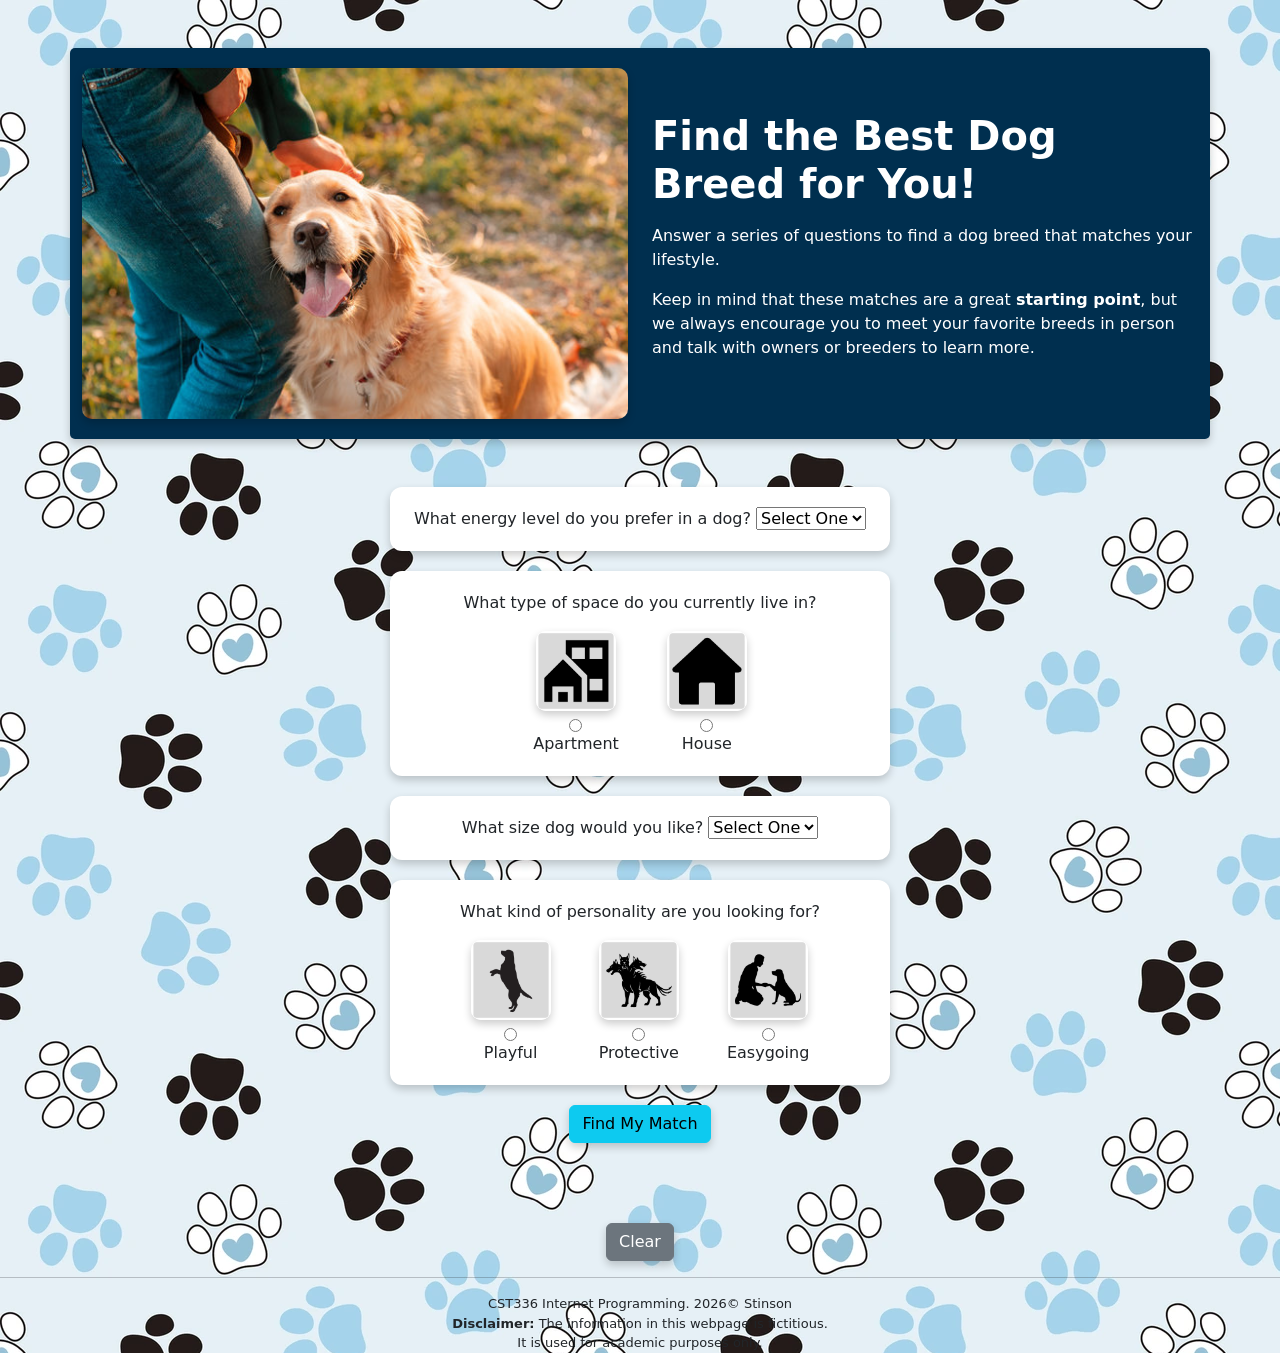
<file: hw3/index.html>
<!DOCTYPE html>
<html lang="en">
    <head>
        <meta charset="UTF-8">
        <title>Which Dog Matches You?</title>
        <link href="css/styles.css" rel="stylesheet">
           <link rel="stylesheet" href="https://cdn.jsdelivr.net/npm/bootstrap@5.3.8/dist/css/bootstrap.min.css" rel="stylesheet" integrity="sha384-sRIl4kxILFvY47J16cr9ZwB07vP4J8+LH7qKQnuqkuIAvNWLzeN8tE5YBujZqJLB" crossorigin="anonymous">
            <script src="https://cdn.jsdelivr.net/npm/bootstrap@5.3.8/dist/js/bootstrap.bundle.min.js" integrity="sha384-FKyoEForCGlyvwx9Hj09JcYn3nv7wiPVlz7YYwJrWVcXK/BmnVDxM+D2scQbITxI" crossorigin="anonymous"></script>
    </head>
    <body style="background-image: url('img/pawprint.webp');">
        <div class="container my-5">
            <div class="row align-items-center">
                <!-- left side -->
                <div class="col-md-6 text-center">
                    <img src="img/dogPhoto.jpg" alt="Dog Hugging Person" class="img-fluid">
                </div>

                <!-- right side -->
                <div class="col-md-6">
                    <h1 class="fw-bold">Find the Best Dog Breed for You!</h1>
                    <p class="mt-3">
                        Answer a series of questions to find a dog breed that matches your lifestyle.
                    </p>
                    <p>
                        Keep in mind that these matches are a great <strong>starting point</strong>, but we always encourage
                        you to meet your favorite breeds in person and talk with owners or breeders to learn more.
                    </p>
                </div>
            </div>
        </div>
            
            
        

        <form id="perfectMatchForm">
            <div class="cardBody">
                <label for="energyLevel">What energy level do you prefer in a dog?</label>
                <select name="energyLevel" id="energyLevel">
                    <option value="">Select One</option>                
                    <option value="high">High</option>
                    <option value="medium">Medium</option>
                    <option value="low">Low</option>
                </select>
            </div>

            <div class="cardBody">
                <p>What type of space do you currently live in?</p>
                <div class="d-flex justify-content-center gap-5 flex-wrap">
                    <label class="option-card">
                        <img src="img/apartment.png" alt="apartment" class="option-img">
                        <input type="radio" id="apartment" name="livingSpace" value="apartment">
                        <div>Apartment</div>
                    </label>
                
                    <label class="option-card">
                        <img src="img/house.png" alt="house" class="option-img">
                        <input type="radio" id="house" name="livingSpace" value="house">
                        <div>House</div>
                </label>
                </div>
            </div>


            <div class="cardBody">
                <label for="size">What size dog would you like?</label>
                <select name="size" id="size">
                    <option value="">Select One</option>
                    <option value="small">Small</option>
                    <option value="medium">Medium</option>
                    <option value="large">Large</option>
                </select>
            </div>

            <div class="cardBody">
                <p>What kind of personality are you looking for?</p>

                <div class="d-flex justify-content-center gap-5 flex-wrap">
                    <label class="option-card">
                        <img src="img/playful.png" alt="playful" class="option-img">
                        <input type="radio" id="playful" name="personality" value="playful">
                        <div>Playful</div>
                    </label>

                    <label class="option-card">
                        <img src="img/protective.png" alt="protective" class="option-img">
                        <input type="radio" id="protective" name="personality" value="protective">
                        <div>Protective</div>
                    </label>
                    
                    <label class="option-card">
                        <img src="img/easygoing.png" alt="easygoing" class="option-img">
                        <input type="radio" id="easygoing" name="personality" value="easygoing">
                        <div>Easygoing</div>
                    </label>
                    
                </div>
            </div>
            <div class="text-center my-3">
                <input id="submit" type="submit" value="Find My Match" class="btn btn-info">
            </div>
            
            <br><br>
            <div id="result" class="resultCard"></div>
            <div class="text-center my-3">
                <input id="reset" type="reset" value="Clear" class="btn btn-secondary">
            </div>
        </form>
        <script src="js/script.js"></script>
        <footer>
            <hr>
            CST336 Internet Programming. 2026&copy; Stinson <br>
            <strong>Disclaimer:</strong> The information in this webpage is fictitious. <br>
            It is used for academic purposes only.
        </footer>
    </body>
</html>
</file>
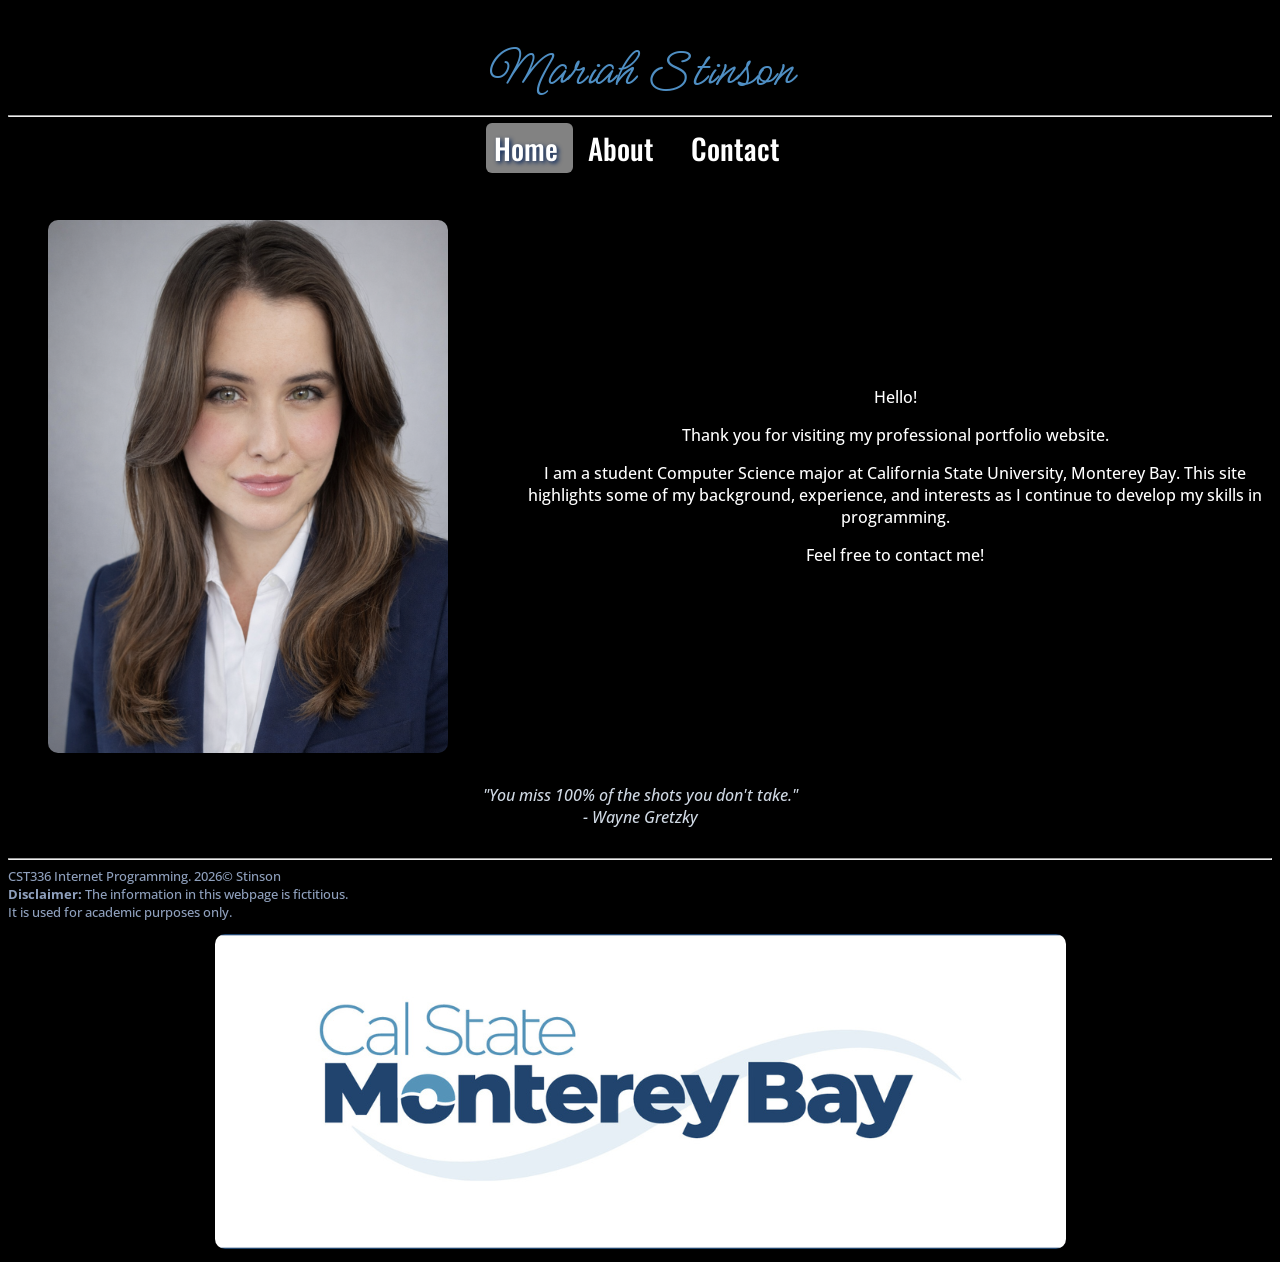
<file: lab1/index.html>
<!DOCTYPE html>
<html lang="en">
    <head>
        <!--setting character set-->
        <meta charset="UTF-8">
        <title> Mariah Stinson: Portfolio </title>
        <link href="css/styles.css" rel="stylesheet">
        <!-- Google Fonts -->
        <link rel="preconnect" href="https://fonts.googleapis.com">
        <link rel="preconnect" href="https://fonts.gstatic.com" crossorigin>
        <!-- Open Sans Font -->
        <link href="https://fonts.googleapis.com/css2?family=Open+Sans:ital,wght@0,300..800;1,300..800&display=swap" rel="stylesheet">
        <!-- Oswald Font -->    
        <link href="https://fonts.googleapis.com/css2?family=Open+Sans:ital,wght@0,300..800;1,300..800&family=Oswald:wght@200..700&display=swap" rel="stylesheet">
        <!-- Meow Script Font -->
        <link href="https://fonts.googleapis.com/css2?family=Meow+Script&display=swap" rel="stylesheet">
    </head>
    <body>
        <header>
            <h1>Mariah Stinson</h1>
        </header>
        <hr>
        <nav>
            <a href="index.html" class="active"> Home </a>
            <a href="about.html"> About </a>
            <a href="contact.html"> Contact </a>
        </nav>
        <main>
            <figure>
                <img id="headshot" src="img/Stinson_Headshot.png" alt="Mariah Stinson's Picture">
            </figure>
            <div>
                Hello! <br>
                <p> Thank you for visiting my professional portfolio website. </p>
                <p> I am a student Computer Science major at California State University, Monterey Bay. 
                    This site highlights some of my background, experience, and interests as I continue to 
                    develop my skills in programming.
                </p>

                <p> Feel free to contact me! </p>
            </div>
        </main>
            <div class="quote">
                <em> "You miss 100% of the shots you don't take." <br>
                - Wayne Gretzky
                </em>
            </div>
        <footer>
            <hr>
            CST336 Internet Programming. 2026&copy; Stinson <br>
            <strong>Disclaimer:</strong> The information in this webpage is fictitious. <br>
            It is used for academic purposes only.
            <figure>
                <img src="img/CSUMB_Logo.png" alt="CSUMB Logo">
            </figure>
        </footer>
    </body>
</html>
</file>
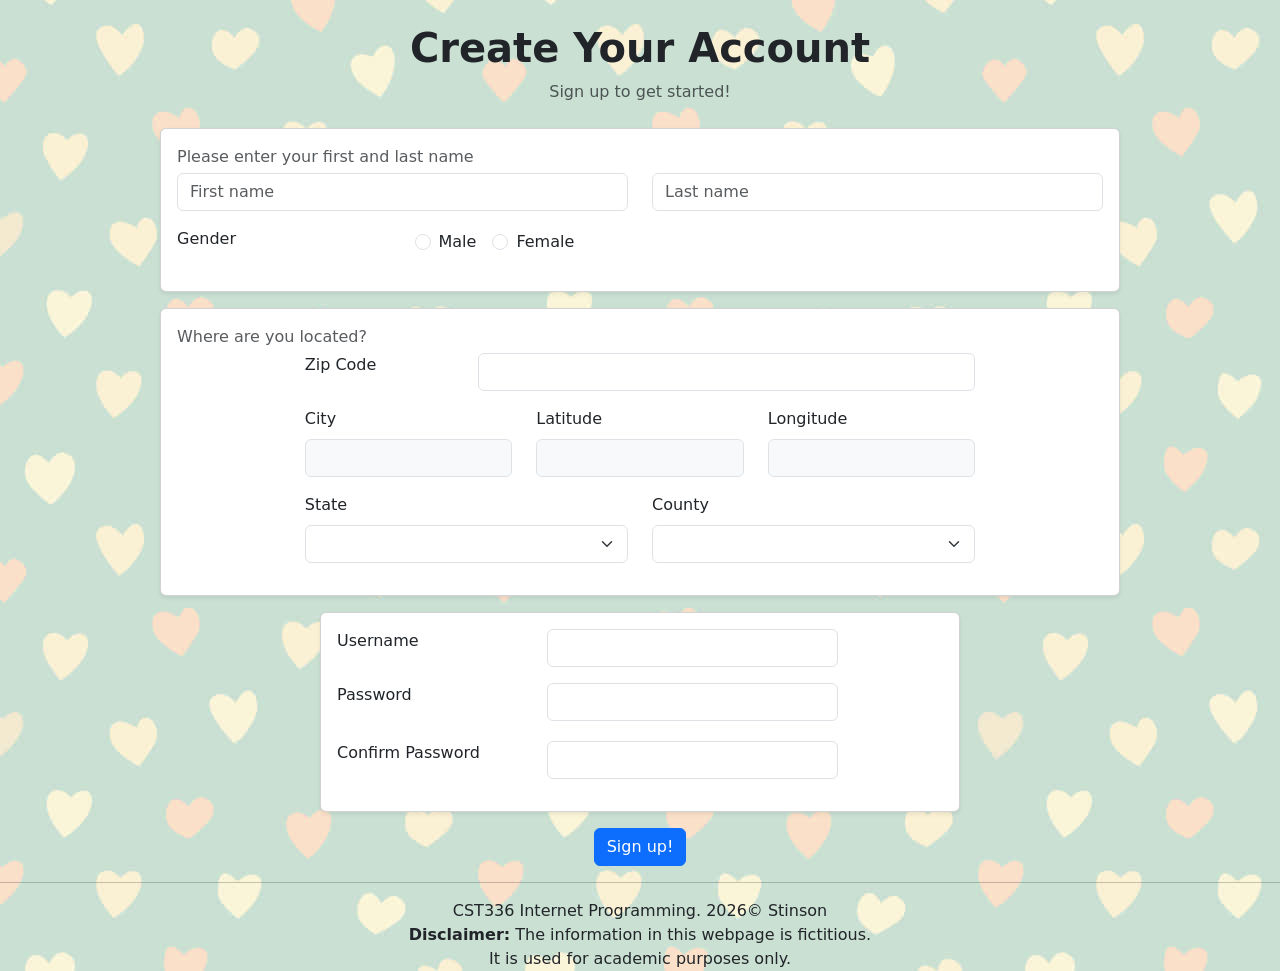
<file: lab3/index.html>
<!DOCTYPE html>
<html>
<head>
   <title> Sign Up Page </title>
   <link rel="stylesheet" href="https://cdn.jsdelivr.net/npm/bootstrap@5.3.8/dist/css/bootstrap.min.css" rel="stylesheet" integrity="sha384-sRIl4kxILFvY47J16cr9ZwB07vP4J8+LH7qKQnuqkuIAvNWLzeN8tE5YBujZqJLB" crossorigin="anonymous">
   <script src="https://cdn.jsdelivr.net/npm/bootstrap@5.3.8/dist/js/bootstrap.bundle.min.js" integrity="sha384-FKyoEForCGlyvwx9Hj09JcYn3nv7wiPVlz7YYwJrWVcXK/BmnVDxM+D2scQbITxI" crossorigin="anonymous"></script>
</head>

<body style="background-image: url('img/hearts-seamless.jpg');">
    <div class="text-center mt-4 mb-4">
        <h1 class="fw-bold"> Create Your Account </h1>
        <p class="text-muted">Sign up to get started!</p>
    </div>
    
    <form id="signupForm" action="welcome.html">

        <!-- Name and Gender Card -->
        <div class="card w-75 mx-auto shadow-sm">
            <div class="card-body">
                <p class="text-muted mb-1">Please enter your first and last name</p>
                <div class="row mb-3">
                    <div class="col">
                        <!-- First Name:<input type="text" name="fName"><br> -->
                        <input type="text" class="form-control" placeholder="First name" aria-label="fName">
                    </div>
                    <div class="col">
                        <!-- Last Name: <input type="text" name="lName"><br> -->
                        <input type="text" class="form-control" placeholder="Last name" aria-label="lName">
                    </div>
                </div>
                
                <div class="row mb-3 align-items-center">
                    <!-- Gender:    
                    <input type="radio" name="gender" value="m">Male<br>
                    <input type="radio" name="gender" value="f">Female<br>	 -->
                    <div class="col-3">
                        <label class="form-label">Gender</label>
                    </div>

                    <div class="col d-flex align-items-center">
                        <div class="form-check me-3">
                            <input class="form-check-input" type="radio" name="gender" id="male" value="m">
                            <label class="form-check-label" for="male">Male</label>
                        </div>

                        <div class="form-check">
                            <input class="form-check-input" type="radio" name="gender" id="female" value="f">
                            <label class="form-check-label" for="female">Female</label>
                        </div>
                    </div>
                </div>
            </div>
        </div>

        <!-- Location Card -->
        <div class="card w-75 mx-auto mt-3 shadow-sm">
            <div class="card-body">
                <p class="text-muted mb-1">Where are you located?</p>
                <div class="row w-75 mx-auto mb-3">
                    <!-- Zip Code:  <input type="text" id="zip" name="zip">
                    <span id="zipError"></span><br>
                    City:   <span id="city"></span> <br>
                    Latitude:  <span id="latitude"></span><br>
                    Longitude: <span id="longitude"></span><br><br> -->
                    <div class="col-3">
                    <label for="zip" class="form-label">Zip Code</label>
                    </div>
                        <div class="col">
                        <input type="text" id="zip" name="zip" class="form-control">
                        <div id="zipError" class="text-danger"></div>
                    </div>
                </div>
                <div class="row w-75 mx-auto mb-3">
                    <div class="col">
                        <label class="form-label">City</label>
                        <input type="text" id="city" class="form-control bg-light" readonly>
                    </div>

                    <div class="col">
                        <label class="form-label">Latitude</label>
                        <input type="text" id="latitude" class="form-control bg-light" readonly>
                    </div>

                    <div class="col">
                        <label class="form-label">Longitude</label>
                        <input type="text" id="longitude" class="form-control bg-light" readonly>
                    </div>
                </div>

                <div class="row mb-3 w-75 mx-auto">
                    <div class="col">
                        <!-- State: <select id="state" name="state"></select> <br> -->
                        <label for="state" class="form-label">State</label>
                        <select id="state" name="state" class="form-select"></select>
                    </div>
                            
                    <div class="col">
                        <!-- Select a County: <select id="county"></select><br> -->
                        <label for="county" class="form-label">County</label>
                        <select id="county" name="county" class="form-select"></select>
                    </div>
                </div>
            </div>
        </div>

        <!-- Username and Password Card -->
        <div class="card w-50 mx-auto shadow-sm mt-3">
            <div class="card-body">
                <div class="row mb-3">
                    <div class="col-4">
                        <!-- Desired Username: 
                        <input type="text" id="username" ><br>
                        <span id="usernameError"></span><br> -->
                        <label for="username" class="form-label">Username</label>
                    </div>
                    <div class="col-6">
                        <input type="text" id="username" class="form-control">
                        <div id="usernameError"></div>
                    </div>
                </div>

                <div class="row mb-3">
                    <div class="col-4">
                        <!-- Password: <input id="password" type="password">
                        <span id="suggestedPwd"></span> <br> -->
                        <label for="password" class="form-label">Password</label>
                    </div>
                    <div class="col-6">
                        <input type="password" id="password" class="form-control">
                        <div id="suggestedPwd" class="form-text"></div>
                    </div>
                </div>
                
                <div class="row mb-3">
                    <div class="col-4">
                        <!-- Type Password Again: <input id="password2" type="password"><br>
                        <span id="passwordError"></span><br> -->
                        <label for="password2" class="form-label">Confirm Password</label>
                    </div>
                    <div class="col-6">
                        <input type="password" id="password2" class="form-control">
                        <div id="passwordError"></div>
                    </div>
                </div>
            </div>
        </div>
        
        <div class="w-75 mx-auto mt-3 text-center">
            <button type="submit" class="btn btn-primary">Sign up!</button>
        </div>
        
        <footer class="mx-auto mt-3 text-center">
            <hr>
            CST336 Internet Programming. 2026&copy; Stinson <br>
            <strong>Disclaimer:</strong> The information in this webpage is fictitious. <br>
            It is used for academic purposes only.
        </footer>
    </form>
    <script src="js/script.js"></script>
</body>
</html>
</file>
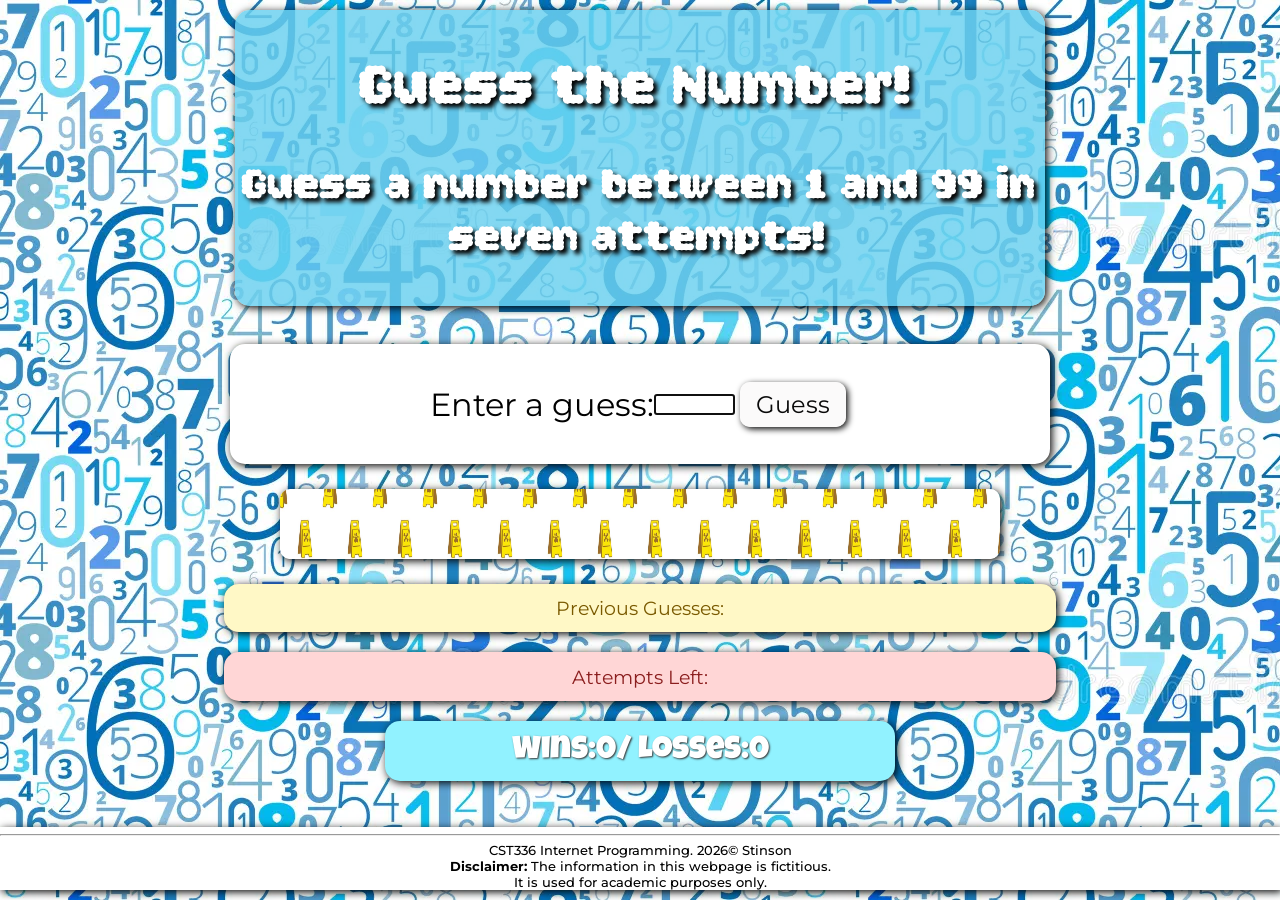
<file: lab2/guess_number/index.html>
<!DOCTYPE html>
<html lang="en">
    <head>
        <title> Guess a Number </title>
        <meta charset="utf-8">
        <link rel="stylesheet" href="js/style.css">

        <link rel="preconnect" href="https://fonts.googleapis.com">
        <link rel="preconnect" href="https://fonts.gstatic.com" crossorigin>
        <link href="https://fonts.googleapis.com/css2?family=Bitcount+Prop+Double:wght@100..900&display=swap" rel="stylesheet">
        <link href="https://fonts.googleapis.com/css2?family=Montserrat:ital,wght@0,100..900;1,100..900&display=swap" rel="stylesheet">
        <link href="https://fonts.googleapis.com/css2?family=Luckiest+Guy&display=swap" rel="stylesheet">
    </head>
    <body>

        <header>
            <h1>Guess the Number!</h1>
            <h2>Guess a number between 1 and 99 in seven attempts!</h2>
        </header>
        <br>
        <div id="main">
          Enter a guess: 
          <!-- this creates a text box -->
          <input type="text" id="playerGuess" size="8"> 
          <!-- this creates a button     -->
          <button class="gameBtn" id="guessBtn"> Guess </button> <br>
          <button class="gameBtn" id="resetBtn"> Reset </button> 
          <br>
        </div>
        <div id="feedback"></div>
        <div id="prevGuess"> Previous Guesses: 
            <span id="guesses"></span>
        </div>
        <div id="attempts"> Attempts Left: 
            <span id="attemptsLeft"></span>
        </div>
        <div id="scoreboard">
            Wins: <span id="numOfWins"></span>
            / Losses: <span id="numOfLosses"></span>
        </div>
        <script src="js/script.js"></script>
        <footer>
            <hr>
                CST336 Internet Programming. 2026&copy; Stinson <br>
                <strong>Disclaimer:</strong> The information in this webpage is fictitious. <br>
                It is used for academic purposes only.
        </footer>
    </body>

</html>
</file>
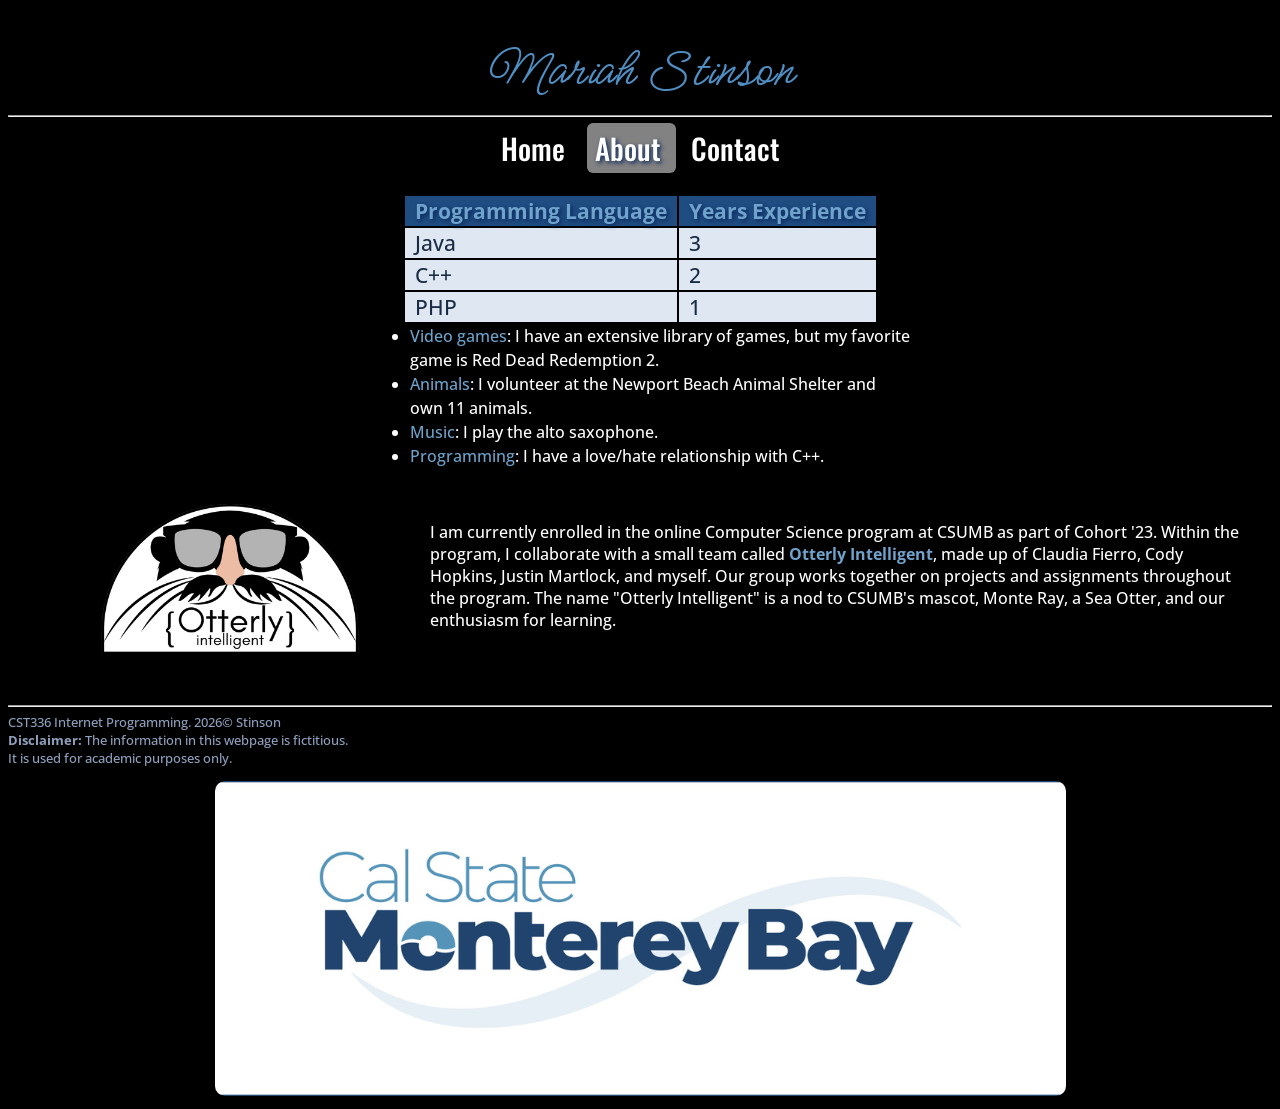
<file: lab1/about.html>
﻿<!DOCTYPE html>

<html lang="en">
<head>
    <meta charset="UTF-8">
    <title>Mariah Stinson: About</title>
    <link href="css/styles.css" rel="stylesheet">
    <!-- Google Fonts -->
    <link rel="preconnect" href="https://fonts.googleapis.com">
    <link rel="preconnect" href="https://fonts.gstatic.com" crossorigin>
    <!-- Open Sans Font -->
    <link href="https://fonts.googleapis.com/css2?family=Open+Sans:ital,wght@0,300..800;1,300..800&display=swap" rel="stylesheet">
    <!-- Oswald Font -->    
    <link href="https://fonts.googleapis.com/css2?family=Open+Sans:ital,wght@0,300..800;1,300..800&family=Oswald:wght@200..700&display=swap" rel="stylesheet">
    <!-- Meow Script Font -->
    <link href="https://fonts.googleapis.com/css2?family=Meow+Script&display=swap" rel="stylesheet">
</head>
<body>
    <header>
        <h1>Mariah Stinson</h1>
    </header>
    <hr>
    <nav>
        <a href="index.html"> Home </a>
        <a href="about.html" class="active"> About </a>
        <a href="contact.html"> Contact </a>
    </nav>
    <div id="content">
        <table>
            <tr id="table-header">
                <td><strong>Programming Language</strong></td>
                <td><strong>Years Experience</strong></td>
            </tr>
            <tr class="table-row">
                <td>Java</td>
                <td>3</td>
            </tr>
            <tr class="table-row">
                <td>C++</td>
                <td>2</td>
            </tr>
            <tr class="table-row">
                <td>PHP</td>
                <td>1</td>
            </tr>
        </table>
    </div>
    <ul>
        <li><span class="hobby">Video games</span>: I have an extensive library of games, but my favorite game is Red Dead Redemption 2.</li>
        <li><span class="hobby">Animals</span>: I volunteer at the Newport Beach Animal Shelter and own 11 animals.</li>
        <li><span class="hobby">Music</span>: I play the alto saxophone.</li>
        <li><span class="hobby">Programming</span>: I have a love/hate relationship with C++.</li>
    </ul>
    <div class="group-section">
        <figure class="group-logo">
            <img src="img/Otterly_Intelligent_Logo.png" alt="Otterly Intelligent Logo">
        </figure>
        <p>
        I am currently enrolled in the online Computer Science program at CSUMB as part of Cohort '23. Within the program, I collaborate with a
        small team called <strong class="group-name">Otterly Intelligent</strong>, made up of Claudia Fierro, Cody Hopkins, Justin Martlock, and myself. Our group works
        together on projects and assignments throughout the program. The name "Otterly Intelligent" is a nod to CSUMB's mascot, Monte Ray, a Sea Otter, 
        and our enthusiasm for learning.
        </p>

    </div>
    <footer>
        <hr>
        CST336 Internet Programming. 2026&copy; Stinson <br>
        <strong>Disclaimer:</strong> The information in this webpage is fictitious. <br>
        It is used for academic purposes only.
        <figure>
            <img src="img/CSUMB_Logo.png" alt="CSUMB Logo">
        </figure>
    </footer>
</body>
</html>
</file>
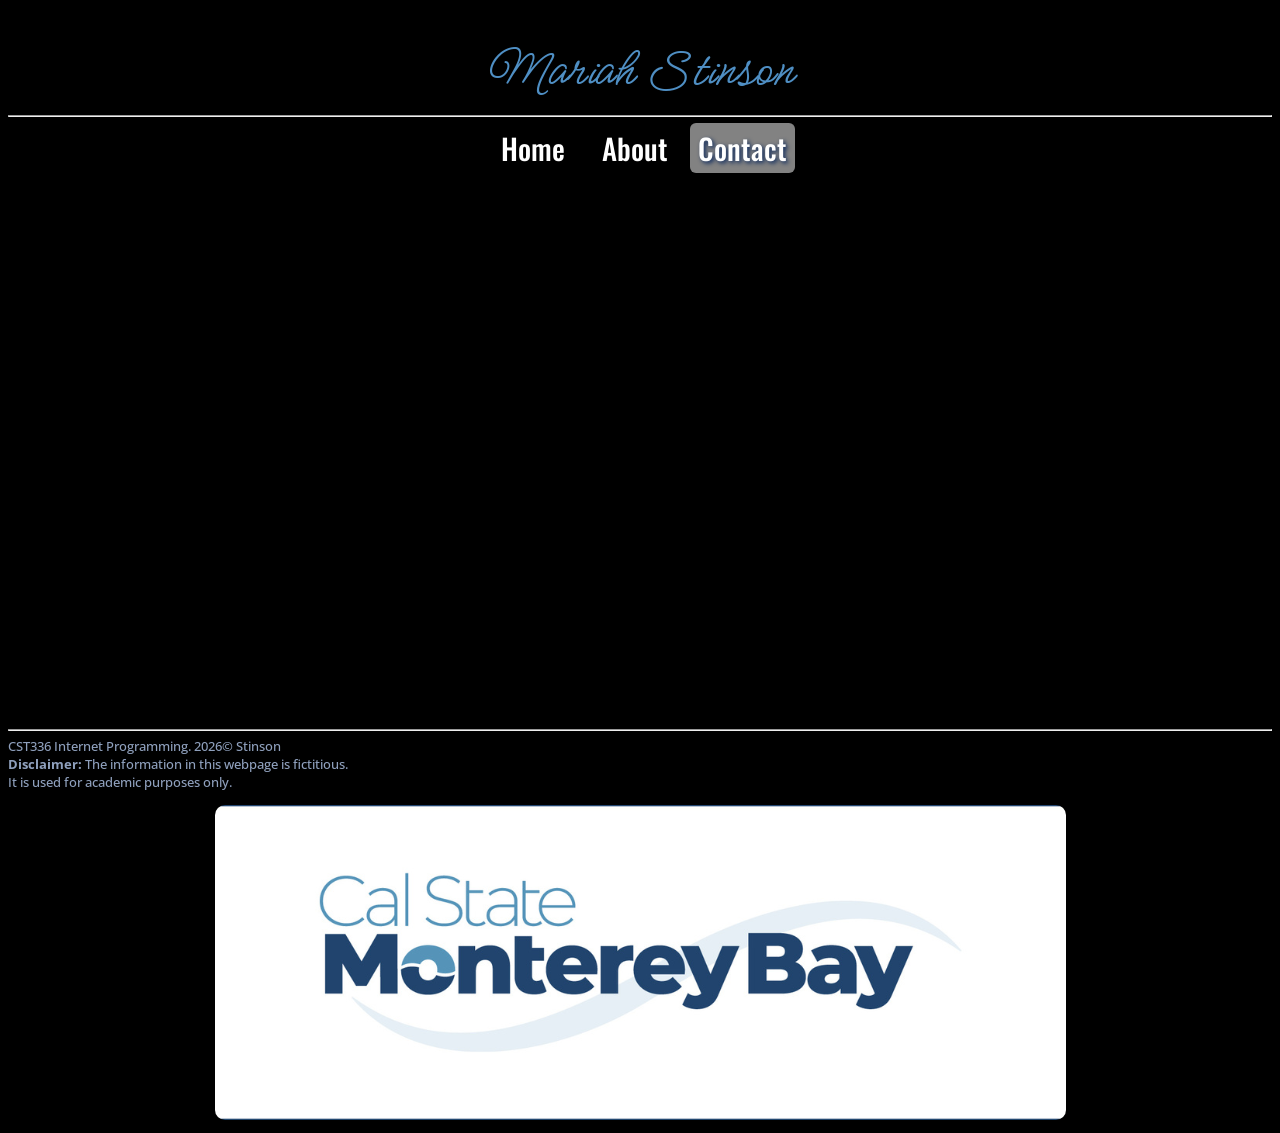
<file: lab1/contact.html>
﻿<!DOCTYPE html>

<html lang="en">
<head>
    <meta charset="UTF-8">
    <title> Mariah Stinson: Contact </title>
        <link href="css/styles.css" rel="stylesheet">
        <!-- Google Fonts -->
        <link rel="preconnect" href="https://fonts.googleapis.com">
        <link rel="preconnect" href="https://fonts.gstatic.com" crossorigin>
        <!-- Open Sans Font -->
        <link href="https://fonts.googleapis.com/css2?family=Open+Sans:ital,wght@0,300..800;1,300..800&display=swap" rel="stylesheet">
        <!-- Oswald Font -->    
        <link href="https://fonts.googleapis.com/css2?family=Open+Sans:ital,wght@0,300..800;1,300..800&family=Oswald:wght@200..700&display=swap" rel="stylesheet">
        <!-- Meow Script Font -->
        <link href="https://fonts.googleapis.com/css2?family=Meow+Script&display=swap" rel="stylesheet">
    </head>
    <body>
        <header>
            <h1>Mariah Stinson</h1>
        </header>
        <hr>
        <nav>
            <a href="index.html"> Home </a>
            <a href="about.html"> About </a>
            <a href="contact.html" class="active"> Contact </a>
        </nav>
        <main>
            <div id="content">
                <iframe src="https://docs.google.com/forms/d/e/1FAIpQLSf-k6doGfjmZ1lybskZR1wAz8ZQZCn3mR7DmQ53EHzt7El25Q/viewform?embedded=true" width="760" height="500" frameborder="0" marginheight="0" marginwidth="0"></iframe>
            </div>
        </main>
        <footer>
            <hr>
            CST336 Internet Programming. 2026&copy; Stinson <br>
            <strong>Disclaimer:</strong> The information in this webpage is fictitious. <br>
            It is used for academic purposes only.
            <figure>
                <img src="img/CSUMB_Logo.png" alt="CSUMB Logo">
            </figure>
        </footer>
    </body>
</html>
</file>
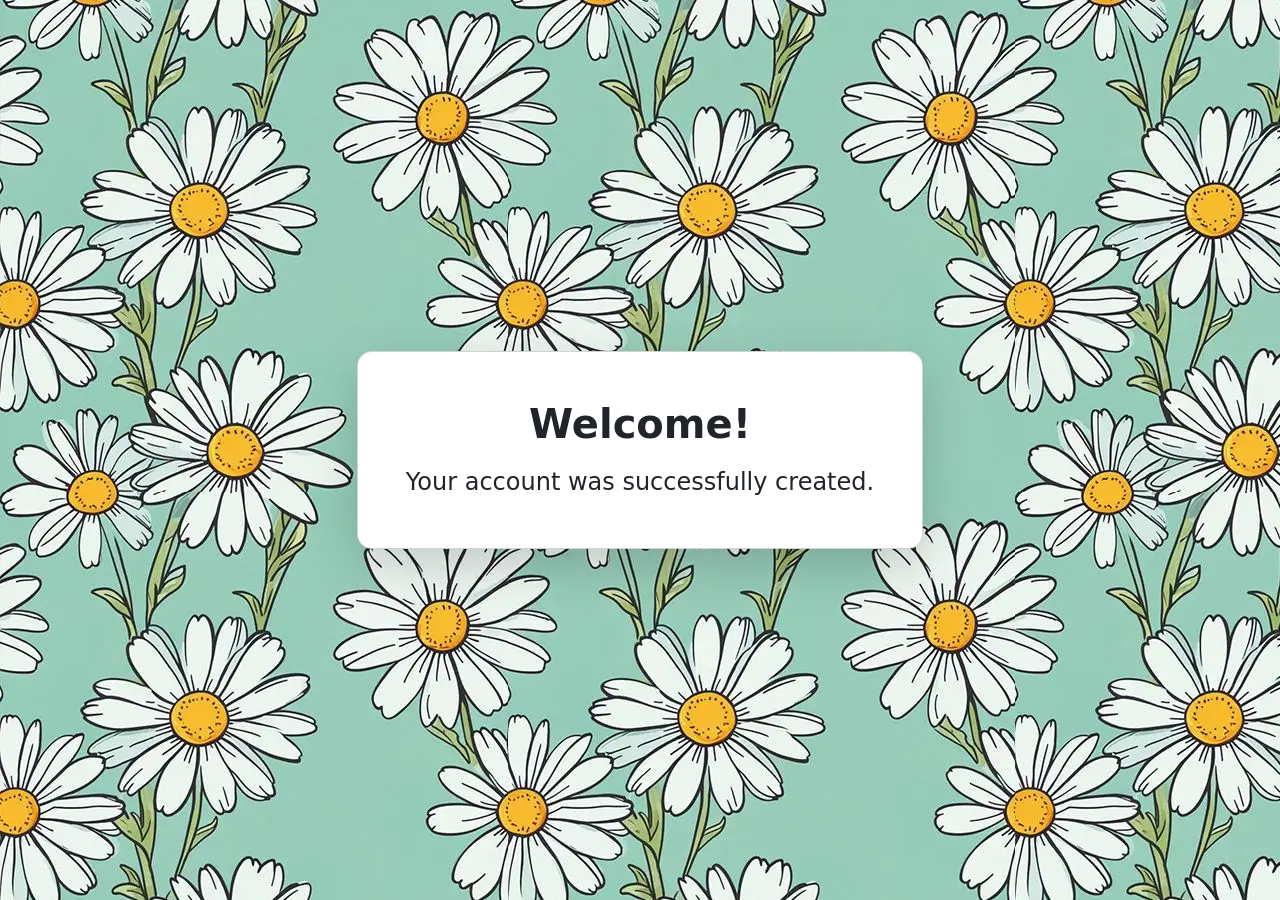
<file: lab3/welcome.html>
<!DOCTYPE html>
<html>
    <head>
        <title>Welcome Page</title>
        <link href="https://cdn.jsdelivr.net/npm/bootstrap@5.3.8/dist/css/bootstrap.min.css" rel="stylesheet">
    </head>
    <body style="background-image: url('img/flowers.webp');">
        <div class="d-flex justify-content-center align-items-center vh-100">
            <div class="card text-center shadow-lg p-5" style="max-width: 600px; border-radius: 15px;">
                <h1 class="fw-bold mb-3">Welcome!</h1>
                <p class="fs-4 mb-0">Your account was successfully created.</p>
            </div>
        </div>
    </body>
</html>
</file>
<file: hw3/css/styles.css>
.resultCard {
    display: none;
    background-color: white;
    box-shadow: 0 4px 8px rgba(0,0,0,0.2);
    border-radius: 12px;
    padding: 20px;
    margin: 20px auto;
    max-width: 500px;
    text-align: center;
}
.cardBody {
    background-color: white;
    box-shadow: 0 4px 8px rgba(0,0,0,0.2);
    border-radius: 12px;
    padding: 20px;
    margin: 20px auto;
    max-width: 500px;
    text-align: center;
}

.container {
    background-color: rgb(0, 47, 79);
    box-shadow: 0 4px 8px rgba(0,0,0,0.2);
    color: white;
    border-radius: 5px;
    padding: 20px;
}

#submit, #reset {
    box-shadow: 0 4px 8px rgba(0,0,0,0.2);
}   

footer {
    text-align: center;
    font-size: small;
}

img {
    box-shadow: 0 4px 8px rgba(0,0,0,0.2);
    border-radius: 10px;
}

.option-card {
    display: flex;
    flex-direction: column;
    align-items: center;
    text-align: center;
    cursor: pointer;
}

.option-img {
    width: 80px;
    height: auto;
    margin-bottom: 8px;
}
</file>
<file: lab1/css/styles.css>
body {
    background-color: black;
    color: white;
    font-family: "Open Sans", sans-serif;
    font-optical-sizing: auto;
    font-weight: 500;
    font-style: normal;
    font-variation-settings: "wdth" 100;
}

header {
    margin-bottom: 10px;
}

header, main, nav {
    text-align: center;
}

nav {
    margin-top: 10px;
    margin-bottom: 25px;
}

nav a {
    padding: 15px;
    padding-bottom: 4px;
    font-size: 1.8em;
    text-decoration: none;
    color: white;

    font-family: "Oswald", sans-serif;
    font-optical-sizing: auto;
    font-weight: 500;
    font-style: normal;
}

nav a:hover {
    border-bottom: 2px yellow solid;
    color: rgb(152, 221, 255);
    transition: .9s;
}

nav a.active {
    background-color: #828282;
    color: white;
    text-shadow: 2px 2px 4px #0b285c;
    padding: 4px 8px;
    border-radius: 6px;
}

table {
    margin: 0px auto;
}

/* id to identify a single element  */
#table-header {
    background-color: #1f4c81;
    text-shadow: 2px 2px 4px #0b285c;
}

/* class to style a group of elements */
.table-row {
    background-color: #dfe8f2;
    color: #1a2b44;
}

td {
    padding-left: 10px;
    padding-right: 10px;
    font-size: 1.3em;
}

td strong {
    color: #6fa3cc;
}

ul {
    width: 500px;
    margin: 0px auto;
    text-align: left;
    line-height: 1.5em;
}

.hobby {
    color: #6fa3cc;
}

main {
    display: flex;
    justify-content: center;
    align-items: center;
    gap: 30px;
}

.quote {
    text-align: center;
    margin-top: 10px;
    font-style: italic;
    color: #cfd8e3;
}

h1 {
  font-family: "Meow Script", cursive;
  font-weight: 500;
  font-style: normal;
  font-size: 3.5em;
  margin-bottom: 10px;
  color: #4f8fc4;
}

figure img {
    border-radius: 10px;
    margin-top: 10px;
}

#headshot {
    width: 400px;   
}

.group-section {
    display: flex;
    justify-content: center;
    align-items: center;
    gap: 10px;
    margin: 10px auto;
    max-width: 1200px;
}

.group-name {
    color: #6fa3cc;
}

.group-logo img {
    width: 300px;
}

footer img {
    display: block;
    height: auto;
    margin: 0 auto;
}

footer {
    font-size: smaller;
    color: #8fa0bd;
    margin-top: 30px;
}
</file>
<file: lab2/guess_number/js/style.css>
body {
    margin: 0;
    background-image: url("../img/numbersBackground.jpg");
    background-repeat: repeat;

    display: flex;
    flex-direction: column;
    align-items: center;
    padding-bottom: 60px;
}

header, #main, #prevGuess, #attempts {
    width: 70%;
    max-width: 800px;
}

header {
    background-color: rgba(108, 209, 240, 0.834);
    color: white;
    text-align: center;
    font-size: 1.8rem;
    border-radius: 15px;
    padding: 5px;
    margin: 10px auto;
    text-shadow: 4px 4px 4px #050505;
    box-shadow: 2px 2px 8px #050505;

    font-family: "Bitcount Prop Double", system-ui;
    font-optical-sizing: auto;
    font-weight: 800;
    font-style: normal;
    font-variation-settings:
    "slnt" 0,
    "CRSV" 0.5,
    "ELSH" 0,
    "ELXP" 0;
}

.gameBtn {
    text-align: center;
    font-size: 1.5rem;
    font-family: "Montserrat", sans-serif;
    padding: 8px 16px;
    border-radius: 10px;
    border: none;
    margin: 5px;
    background-color: rgba(251, 250, 250, 0.834);
    color: rgb(10, 10, 10);
    box-shadow: 2px 2px 6px #050505;
}

#main {
    display: flex;
    justify-content: center;
    align-items: center;
    text-align: center;
    height: 100px;
    background-color: white;
    margin: 10px auto;
    padding: 10px;
    border-radius: 15px;
    box-shadow: 2px 2px 8px #050505;
    color: rgb(1, 1, 1);

    font-family: "Montserrat", sans-serif;
    font-size: 2rem;
}

#feedback {
    display: flex;
    justify-content: center;
    align-items: center;
    text-align: center;
    height: 50px;
    margin: 15px auto;
    padding: 10px;
    width: 60%;
    max-width: 700px;
    font-size: 1.5rem;
    font-weight: bold;
    border-radius: 10px;
    /* text-shadow: 2px 2px 8px #333232; */

    font-family: "Luckiest Guy", cursive;
    font-weight: 400;
    font-style: normal;

    background-image: url("../img/warning.jpg");
    background-repeat: repeat;
    background-size: 200px 200px;
    /* border: 2px solid #ffeeba; */

    box-shadow: 2px 2px 8px #050505;
}

#prevGuess, #attempts {
    margin: 10px auto;
    padding: 12px 16px;
    border-radius: 15px;
    box-shadow: 2px 2px 8px #050505;
    font-family: "Montserrat", sans-serif;
    font-size: 1.2rem;
    text-align: center;
}

#prevGuess {
    background-color: #fff8c6;
    color: #7a5a00;
}

#attempts {
    background-color: #ffd6d6;
    color: #8b1e1e;
}

#guesses {
    font-weight: bold;
}

#attemptsLeft {
    font-weight: bold;
    font-size: 1.3rem;
}

#scoreboard {
    display: flex;
    justify-content: center;
    align-items: center;
    text-align: center;
    color: white;
    text-shadow: 1px 1px 2px #333232;
    font-size: 2rem;
    margin: 10px auto;
    padding: 5px;
    width: 50%;
    max-width: 500px;
    height: 50px;
    border-radius: 15px;
    font-family: "Luckiest Guy", cursive;
    font-weight: 400;
    font-style: normal;

    background-color: rgb(145, 242, 255);
    box-shadow: 2px 2px 8px #050505;
}

footer {
    text-align: center;
    position: fixed;
    bottom: 10px;
    width: 100%;
    background-color: white;
    box-shadow: 2px 2px 8px #050505;
    font-size: small;

    font-family: "Montserrat", sans-serif;
    font-optical-sizing: auto;
    font-weight: 500;
    font-style: normal;
}
</file>
